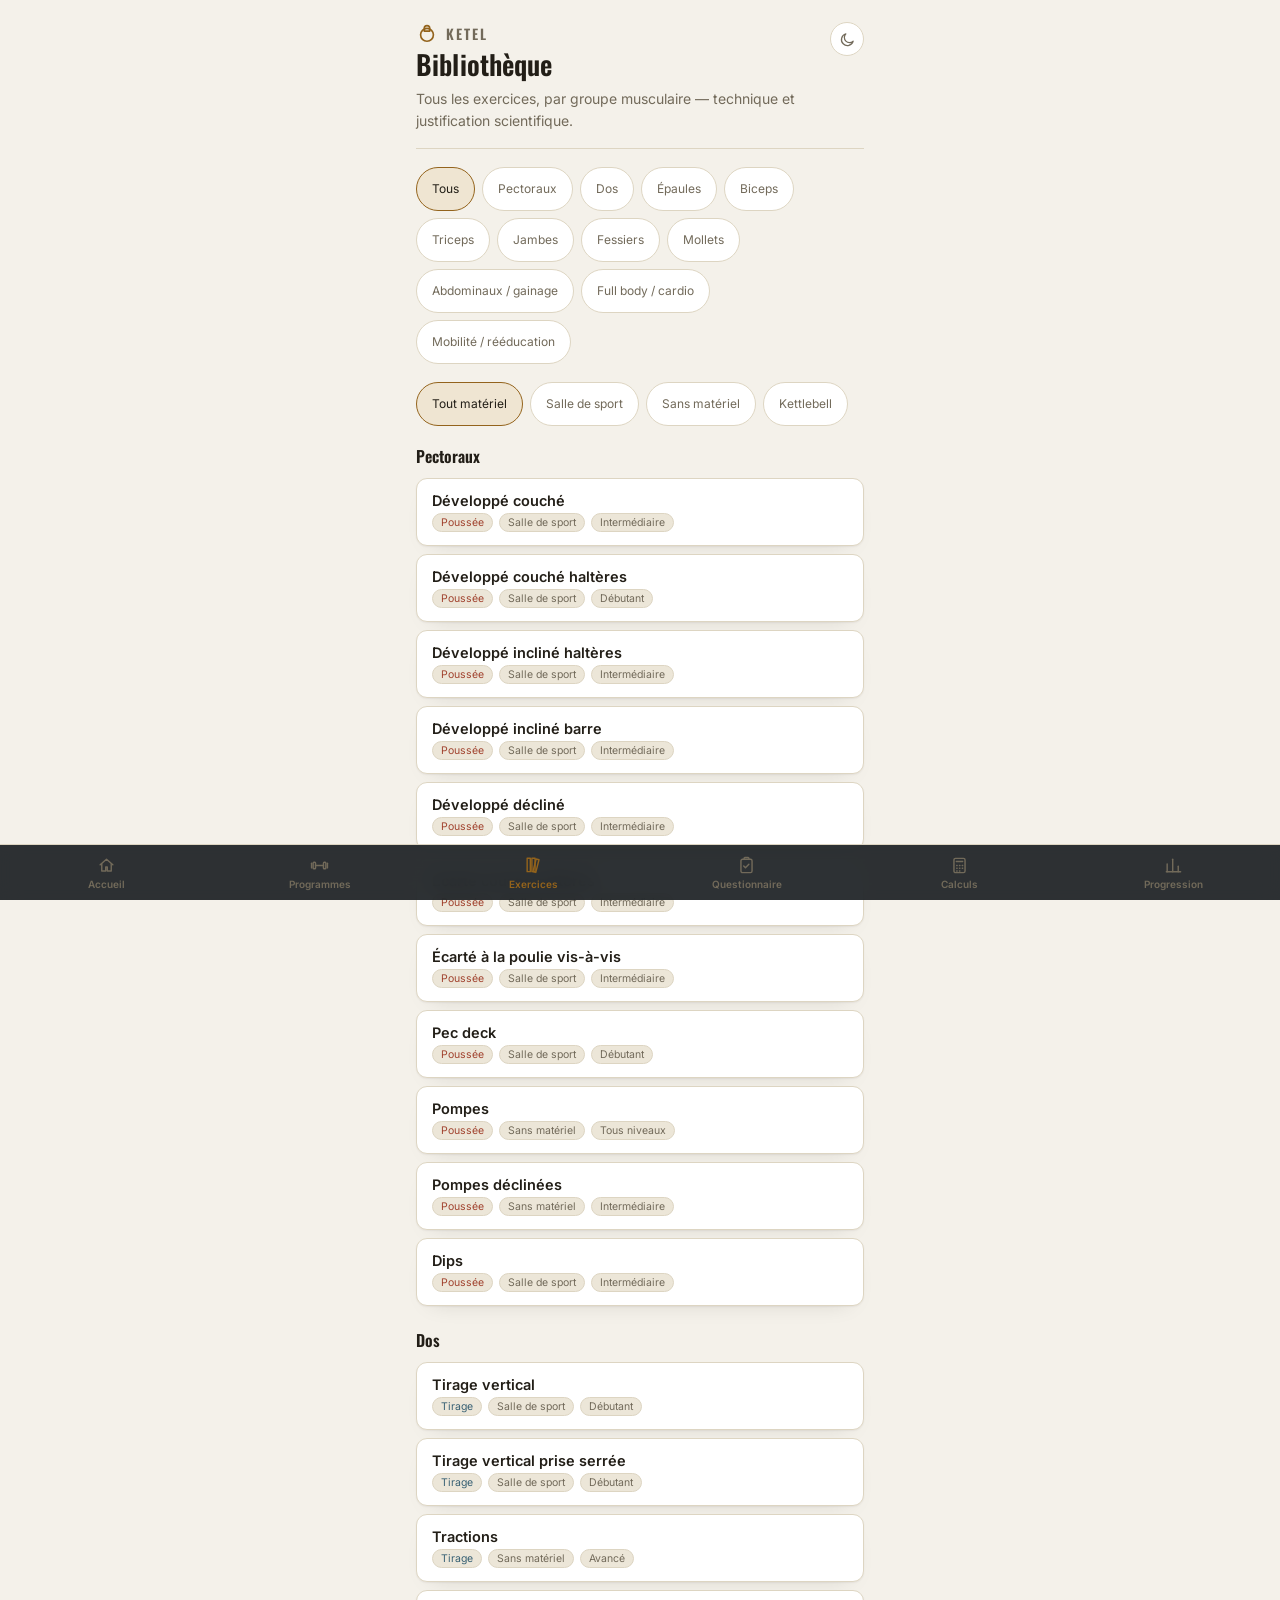
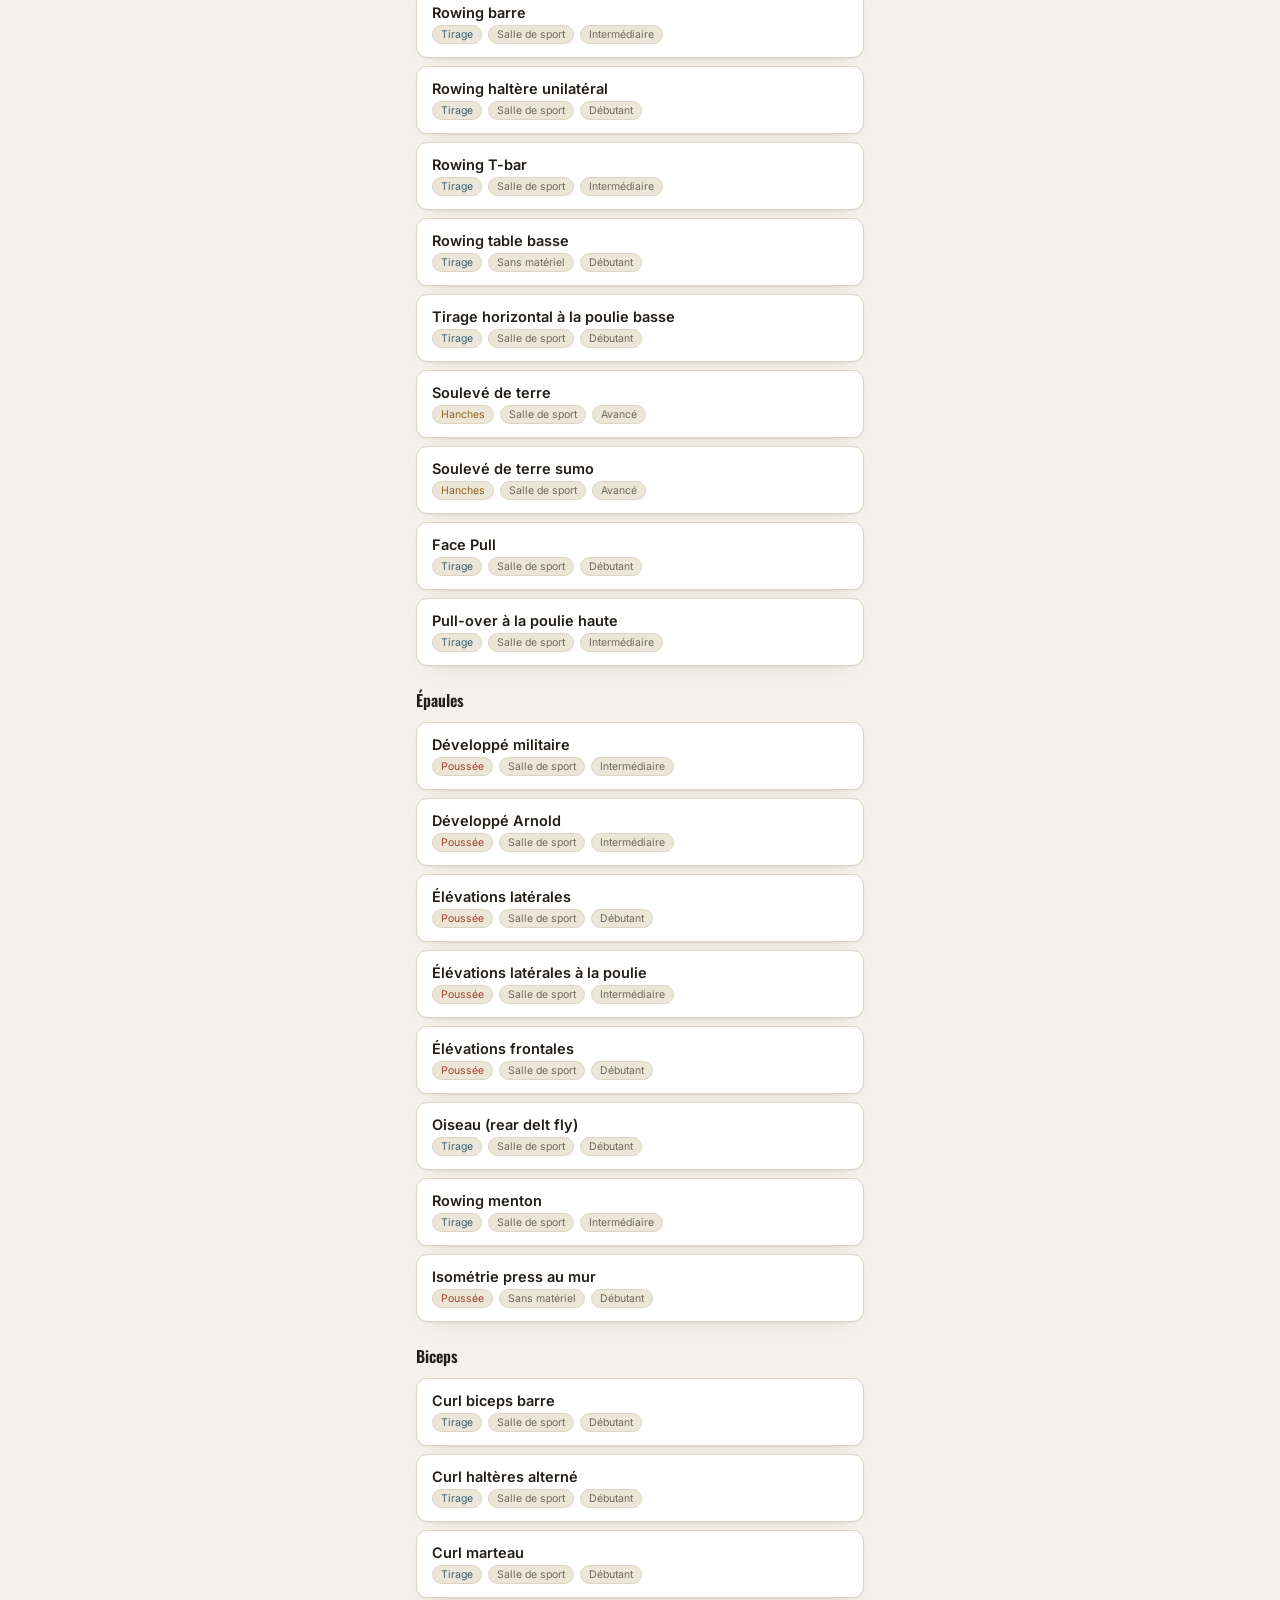
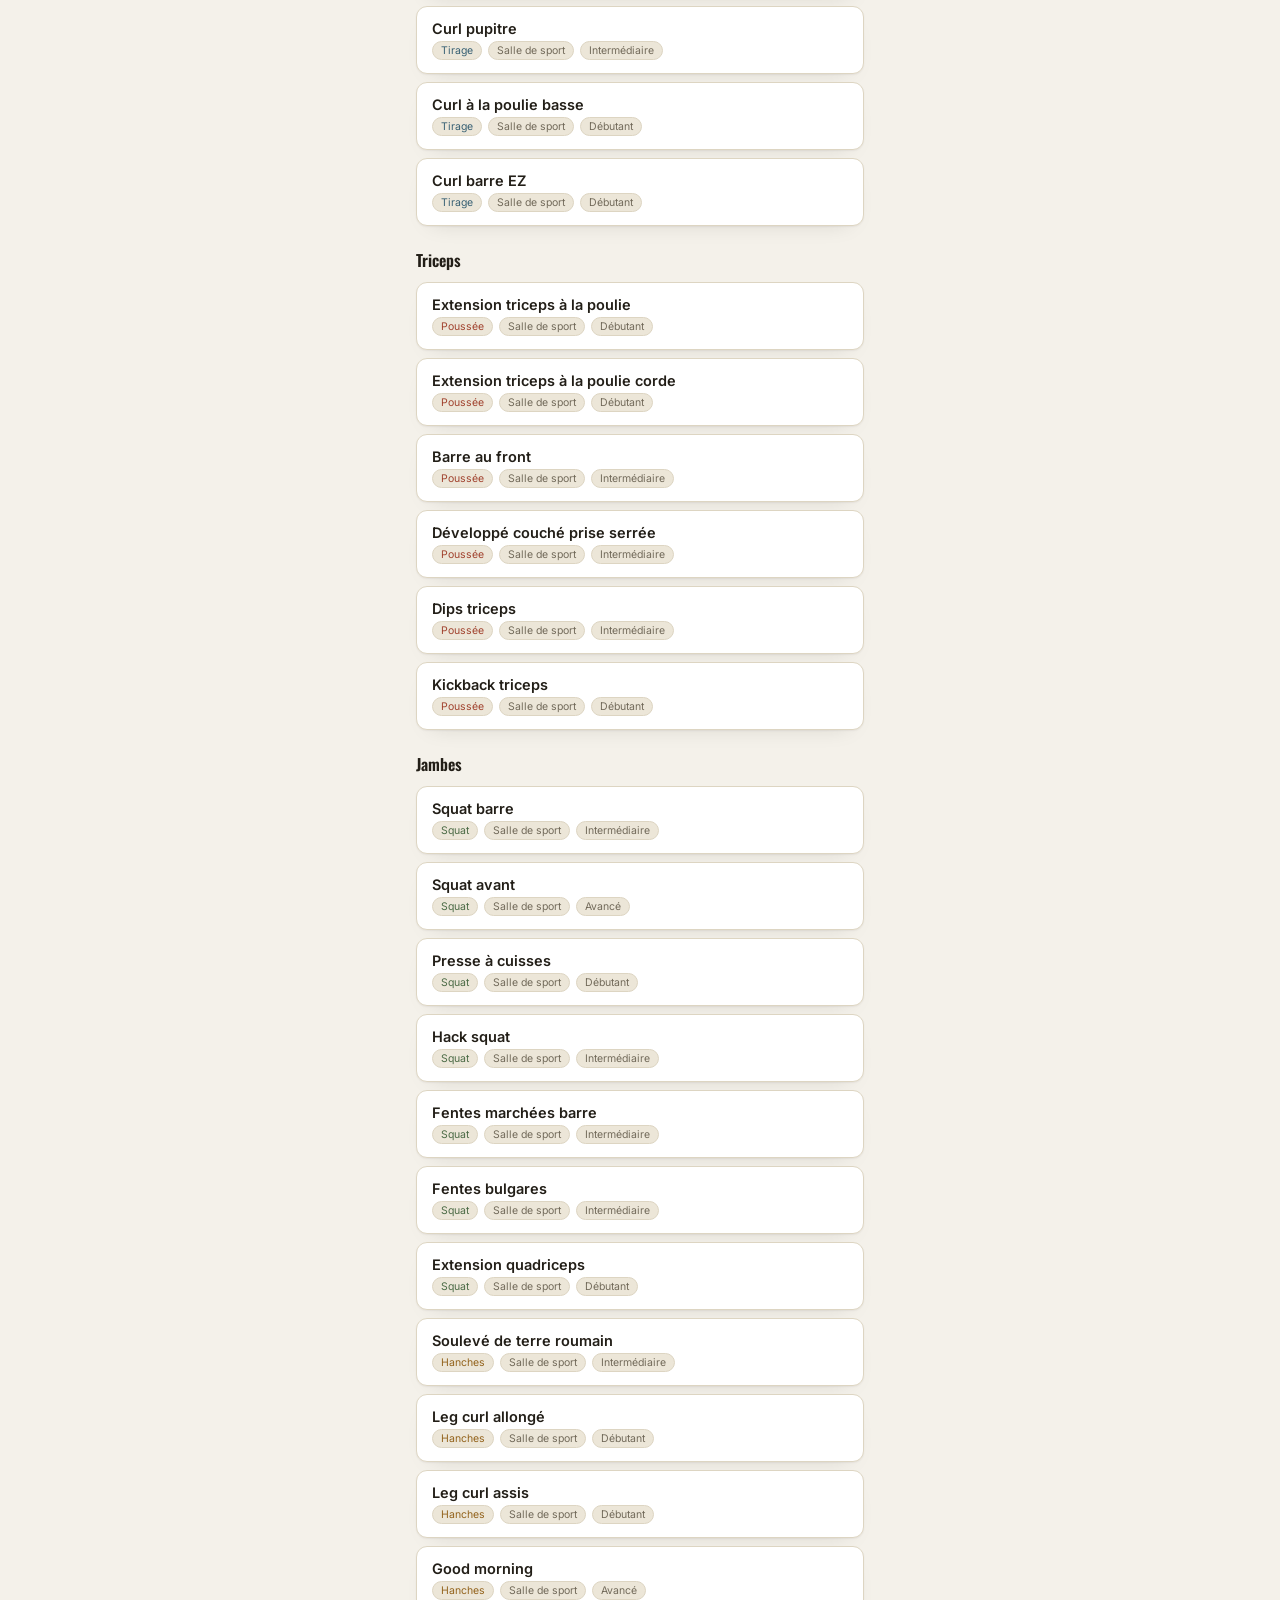
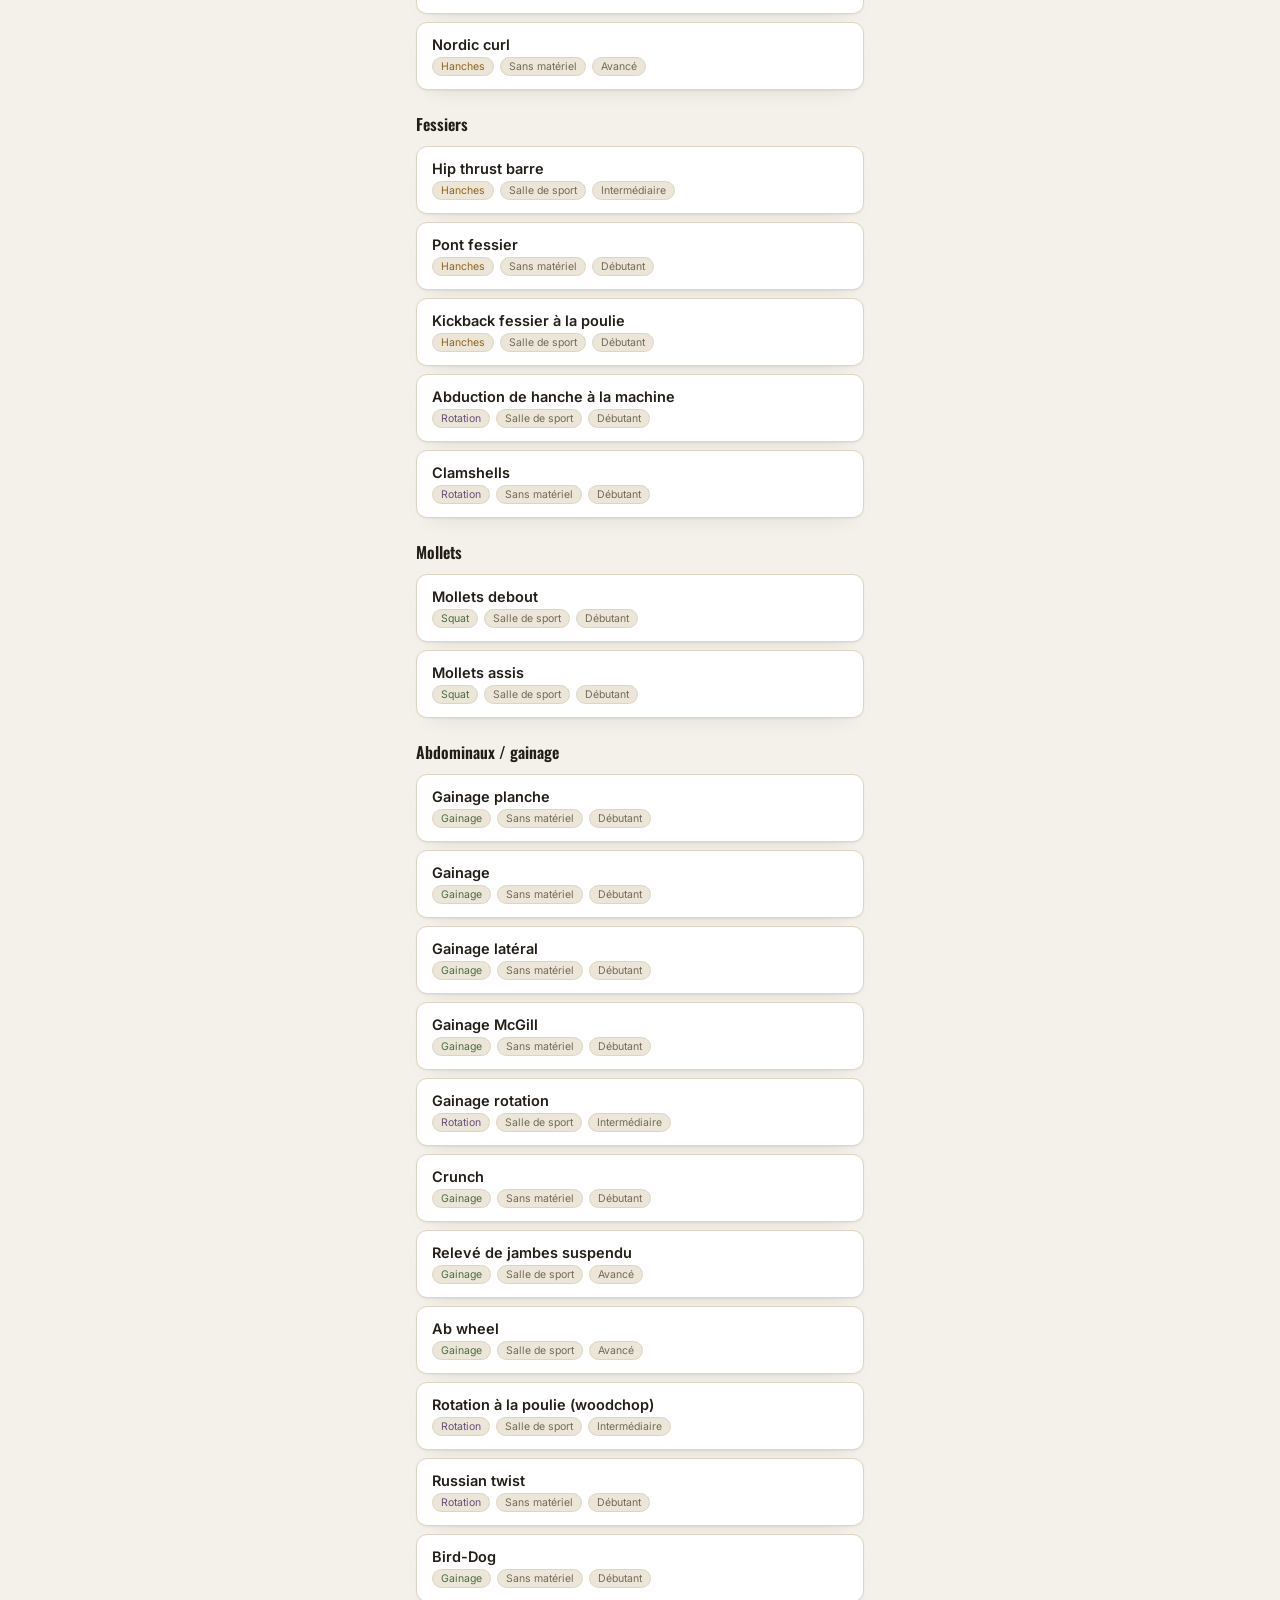
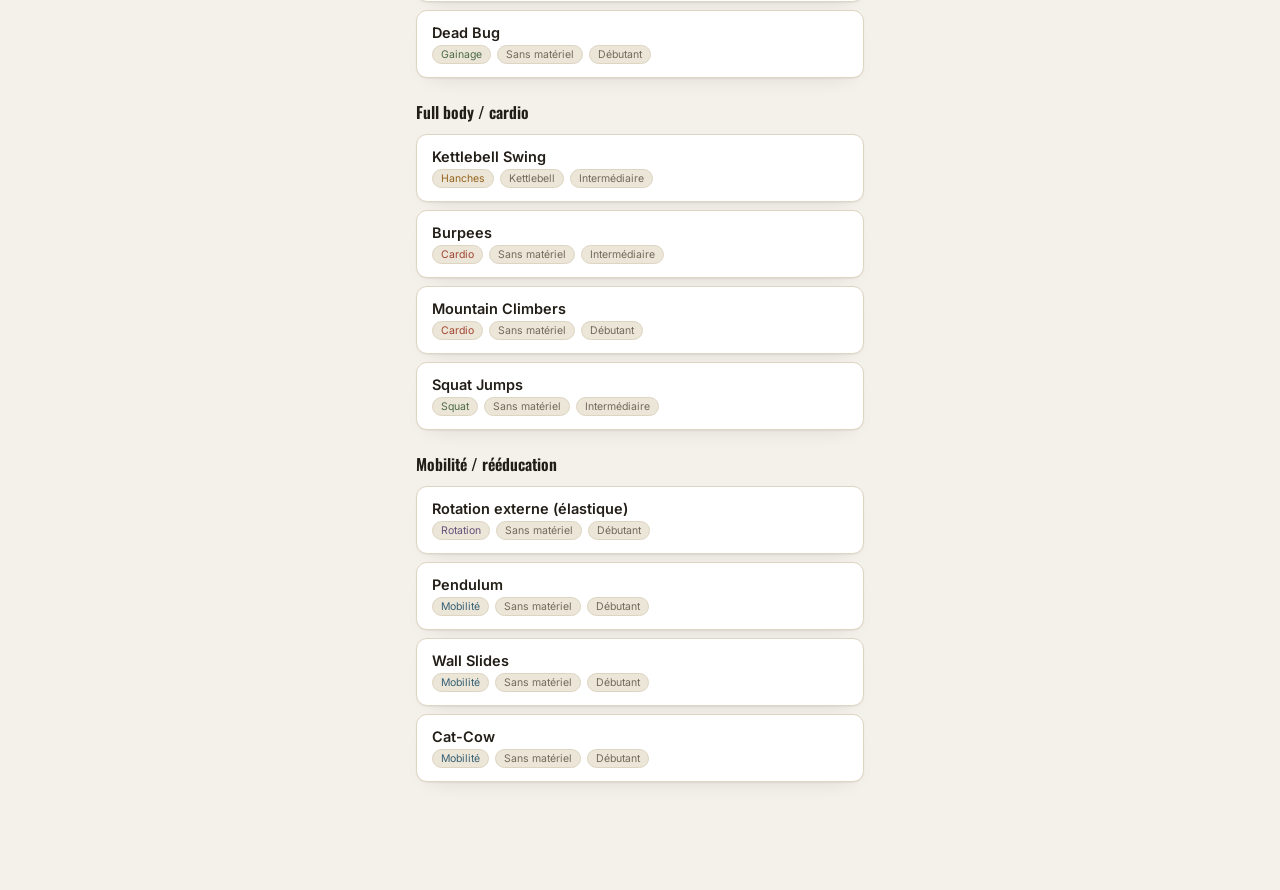
<file: bibliotheque.html>
<!DOCTYPE html>
<html lang="fr">
<head>
<meta charset="UTF-8">
<meta name="viewport" content="width=device-width, initial-scale=1.0, viewport-fit=cover">
<script>try{var t=localStorage.getItem("ketel:theme");if(t)document.documentElement.setAttribute("data-theme",t);}catch(e){}</script>
<title>Ketel · Bibliothèque d'exercices</title>
<link rel="preconnect" href="https://fonts.googleapis.com">
<link href="https://fonts.googleapis.com/css2?family=Oswald:wght@500;600;700&family=Inter:wght@400;500;600;700&display=swap" rel="stylesheet">
<link rel="stylesheet" href="css/style.css">
<link rel="manifest" href="manifest.json">
<link rel="icon" type="image/svg+xml" href="icons/icon.svg">
<link rel="apple-touch-icon" href="icons/icon-180.png">
<link rel="icon" type="image/png" sizes="192x192" href="icons/icon-192.png">
<meta name="theme-color" content="#14171a">
</head>
<body>
<div class="wrap">

  <div class="top">
    <div class="brand"><span class="mark" id="brandMark"></span><span>Ketel</span></div>
    <h1>Bibliothèque</h1>
    <p>Tous les exercices, par groupe musculaire — technique et justification scientifique.</p>
  </div>

  <div class="filter-row" id="muscleRow"></div>
  <div class="filter-row" id="equipRow"></div>
  <div id="libList"></div>

</div>

<nav class="bottom-nav" id="bottomNav"></nav>

<script src="js/icons.js"></script>
<script src="data/programs.js"></script>
<script src="data/exercises.js"></script>
<script src="js/store.js"></script>
<script src="js/util.js"></script>
<script src="js/nav.js"></script>
<script src="js/bibliotheque.js"></script>
</body>
</html>
</file>
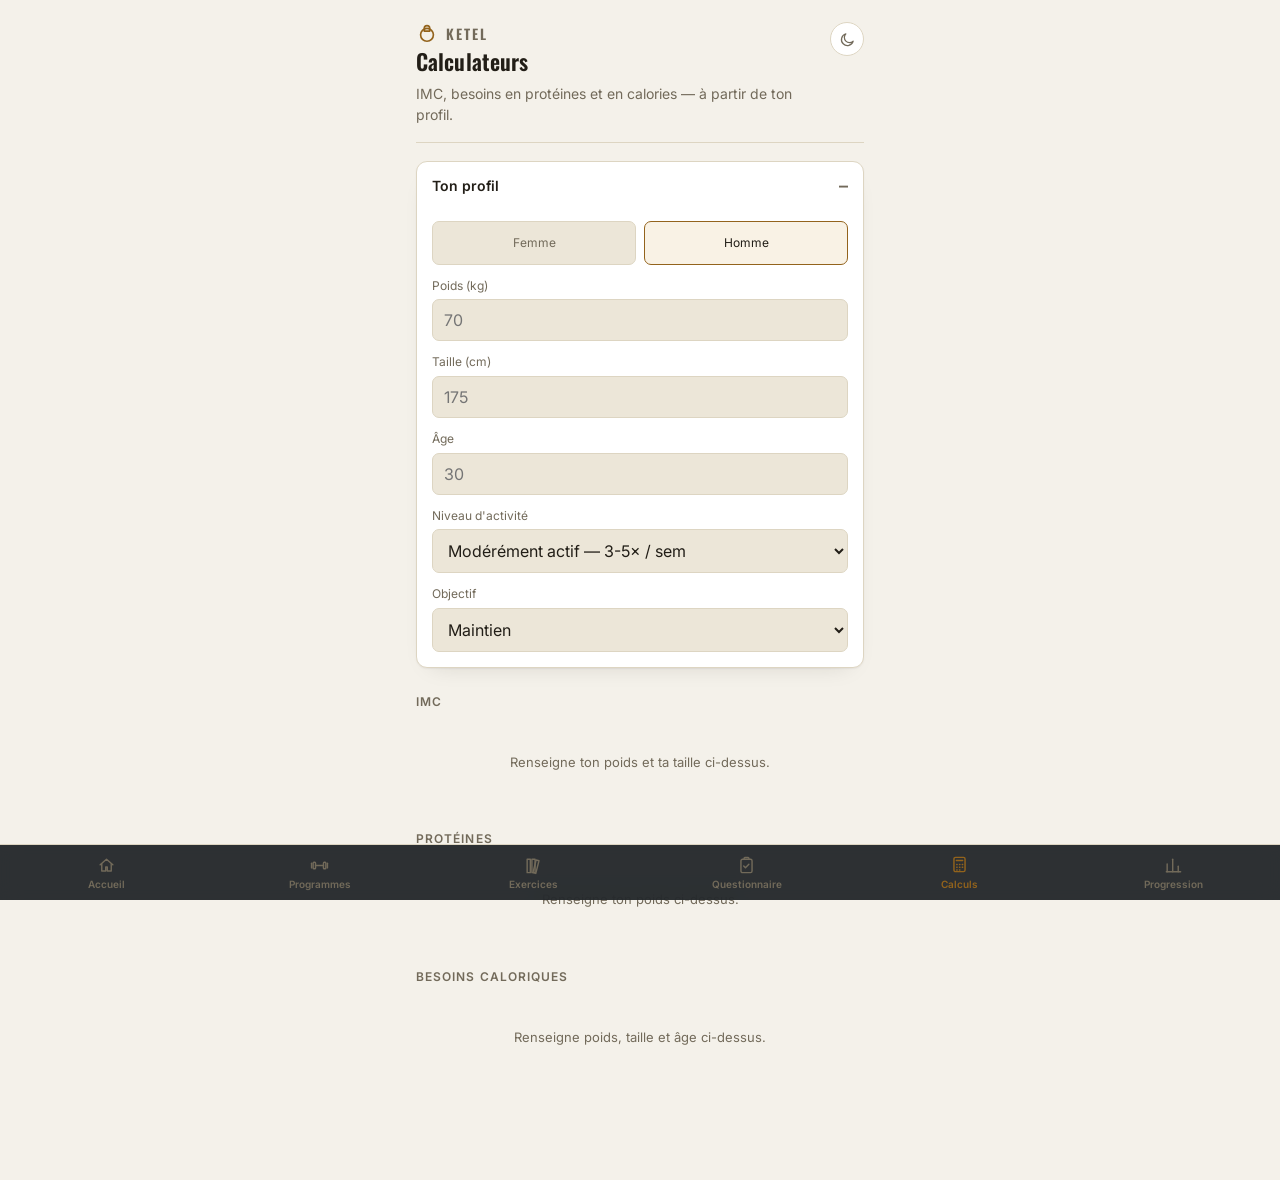
<file: calculateurs.html>
<!DOCTYPE html>
<html lang="fr">
<head>
<meta charset="UTF-8">
<meta name="viewport" content="width=device-width, initial-scale=1.0, viewport-fit=cover">
<script>try{var t=localStorage.getItem("ketel:theme");if(t)document.documentElement.setAttribute("data-theme",t);}catch(e){}</script>
<title>Ketel · Calculateurs</title>
<link rel="preconnect" href="https://fonts.googleapis.com">
<link href="https://fonts.googleapis.com/css2?family=Oswald:wght@500;600;700&family=Inter:wght@400;500;600;700&display=swap" rel="stylesheet">
<link rel="stylesheet" href="css/style.css">
<link rel="manifest" href="manifest.json">
<link rel="icon" type="image/svg+xml" href="icons/icon.svg">
<link rel="apple-touch-icon" href="icons/icon-180.png">
<link rel="icon" type="image/png" sizes="192x192" href="icons/icon-192.png">
<meta name="theme-color" content="#14171a">
</head>
<body>
<div class="wrap">

  <div class="top">
    <div class="brand"><span class="mark" id="brandMark"></span><span>Ketel</span></div>
    <h1 style="font-size:22px;">Calculateurs</h1>
    <p>IMC, besoins en protéines et en calories — à partir de ton profil.</p>
  </div>

  <details open>
    <summary>Ton profil</summary>
    <div class="acc-body">
      <div class="bell-controls" id="genderControls"></div>
      <label for="weightIn">Poids (kg)</label>
      <input type="number" id="weightIn" min="30" max="250" placeholder="70">
      <label for="heightIn">Taille (cm)</label>
      <input type="number" id="heightIn" min="120" max="230" placeholder="175">
      <label for="ageIn">Âge</label>
      <input type="number" id="ageIn" min="12" max="100" placeholder="30">
      <label for="activityIn">Niveau d'activité</label>
      <select id="activityIn">
        <option value="sedentaire">Sédentaire — peu ou pas d'exercice</option>
        <option value="leger">Légèrement actif — 1-3× / sem</option>
        <option value="modere">Modérément actif — 3-5× / sem</option>
        <option value="actif">Très actif — 6-7× / sem</option>
        <option value="tresActif">Extrêmement actif — physique + sport</option>
      </select>
      <label for="goalIn">Objectif</label>
      <select id="goalIn">
        <option value="perte">Perte de poids</option>
        <option value="maintien">Maintien</option>
        <option value="muscle">Prise de muscle</option>
        <option value="endurance">Endurance</option>
      </select>
    </div>
  </details>

  <div class="sec-title">IMC</div>
  <div id="imcResult"></div>

  <div class="sec-title">Protéines</div>
  <div id="proteinResult"></div>

  <div class="sec-title">Besoins caloriques</div>
  <div id="calResult"></div>

</div>

<nav class="bottom-nav" id="bottomNav"></nav>

<script src="js/icons.js"></script>
<script src="data/programs.js"></script>
<script src="js/store.js"></script>
<script src="js/util.js"></script>
<script src="js/nav.js"></script>
<script src="js/calculators.js"></script>
</body>
</html>
</file>
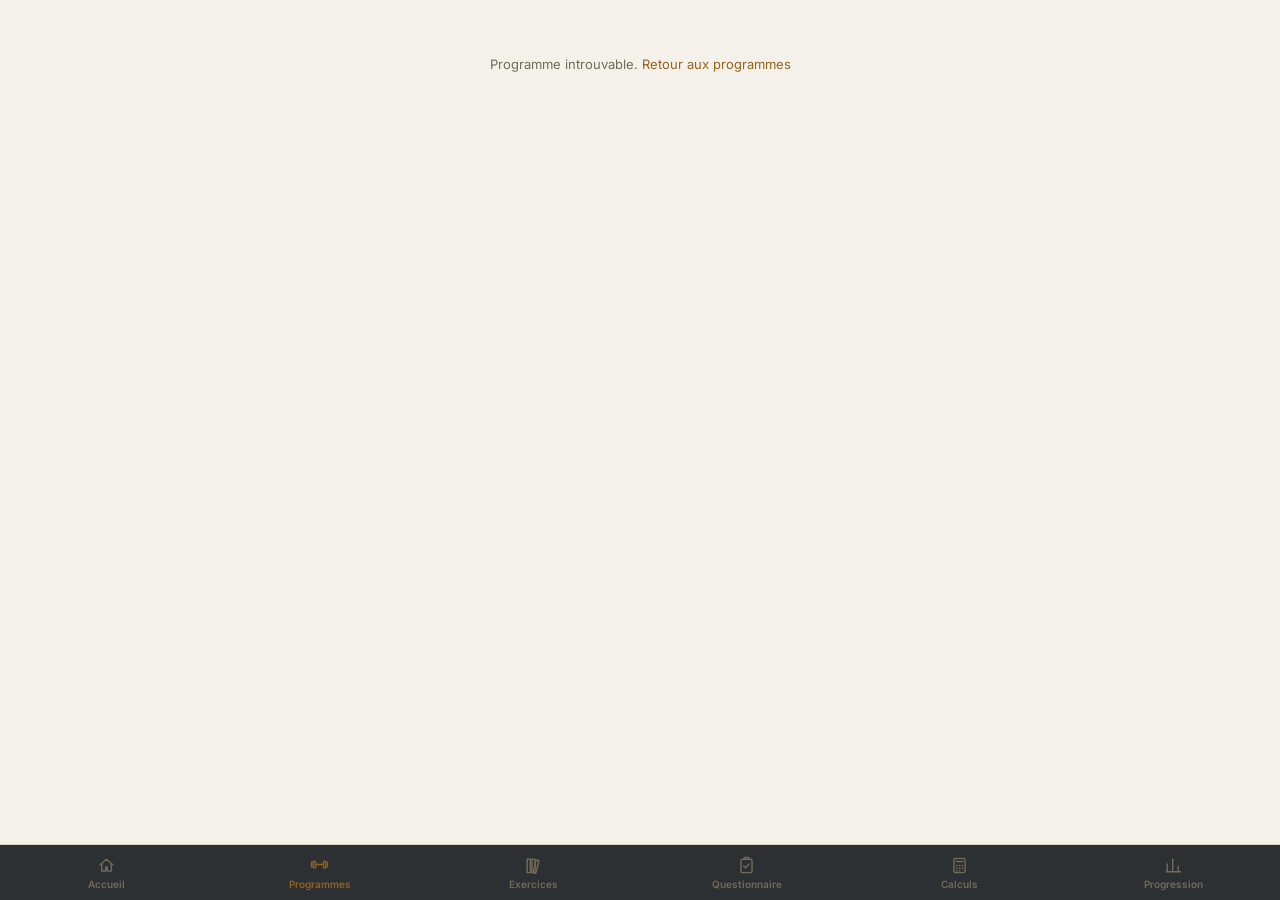
<file: programme.html>
<!DOCTYPE html>
<html lang="fr">
<head>
<meta charset="UTF-8">
<meta name="viewport" content="width=device-width, initial-scale=1.0, viewport-fit=cover">
<script>try{var t=localStorage.getItem("ketel:theme");if(t)document.documentElement.setAttribute("data-theme",t);}catch(e){}</script>
<title>Ketel · Programme</title>
<link rel="preconnect" href="https://fonts.googleapis.com">
<link href="https://fonts.googleapis.com/css2?family=Oswald:wght@500;600;700&family=Inter:wght@400;500;600;700&display=swap" rel="stylesheet">
<link rel="stylesheet" href="css/style.css">
<link rel="manifest" href="manifest.json">
<link rel="icon" type="image/svg+xml" href="icons/icon.svg">
<link rel="apple-touch-icon" href="icons/icon-180.png">
<link rel="icon" type="image/png" sizes="192x192" href="icons/icon-192.png">
<meta name="theme-color" content="#14171a">
</head>
<body>
<div class="wrap">

  <div class="top">
    <div class="brand"><span class="mark" id="brandMark"></span><span>Ketel</span></div>
    <div class="kicker" id="progCat"></div>
    <h1 id="progTitle"></h1>
    <p id="progDesc"></p>
    <div class="stat-row" id="progStats"></div>
  </div>

  <div id="bellPickerWrap"></div>

  <div class="sec-title">Séances</div>
  <div id="sessionList"></div>

</div>

<nav class="bottom-nav" id="bottomNav"></nav>

<script src="js/icons.js"></script>
<script src="js/figures.js"></script>
<script src="data/programs.js"></script>
<script src="data/exercises.js"></script>
<script src="js/store.js"></script>
<script src="js/util.js"></script>
<script src="js/nav.js"></script>
<script src="js/programme.js"></script>
</body>
</html>
</file>
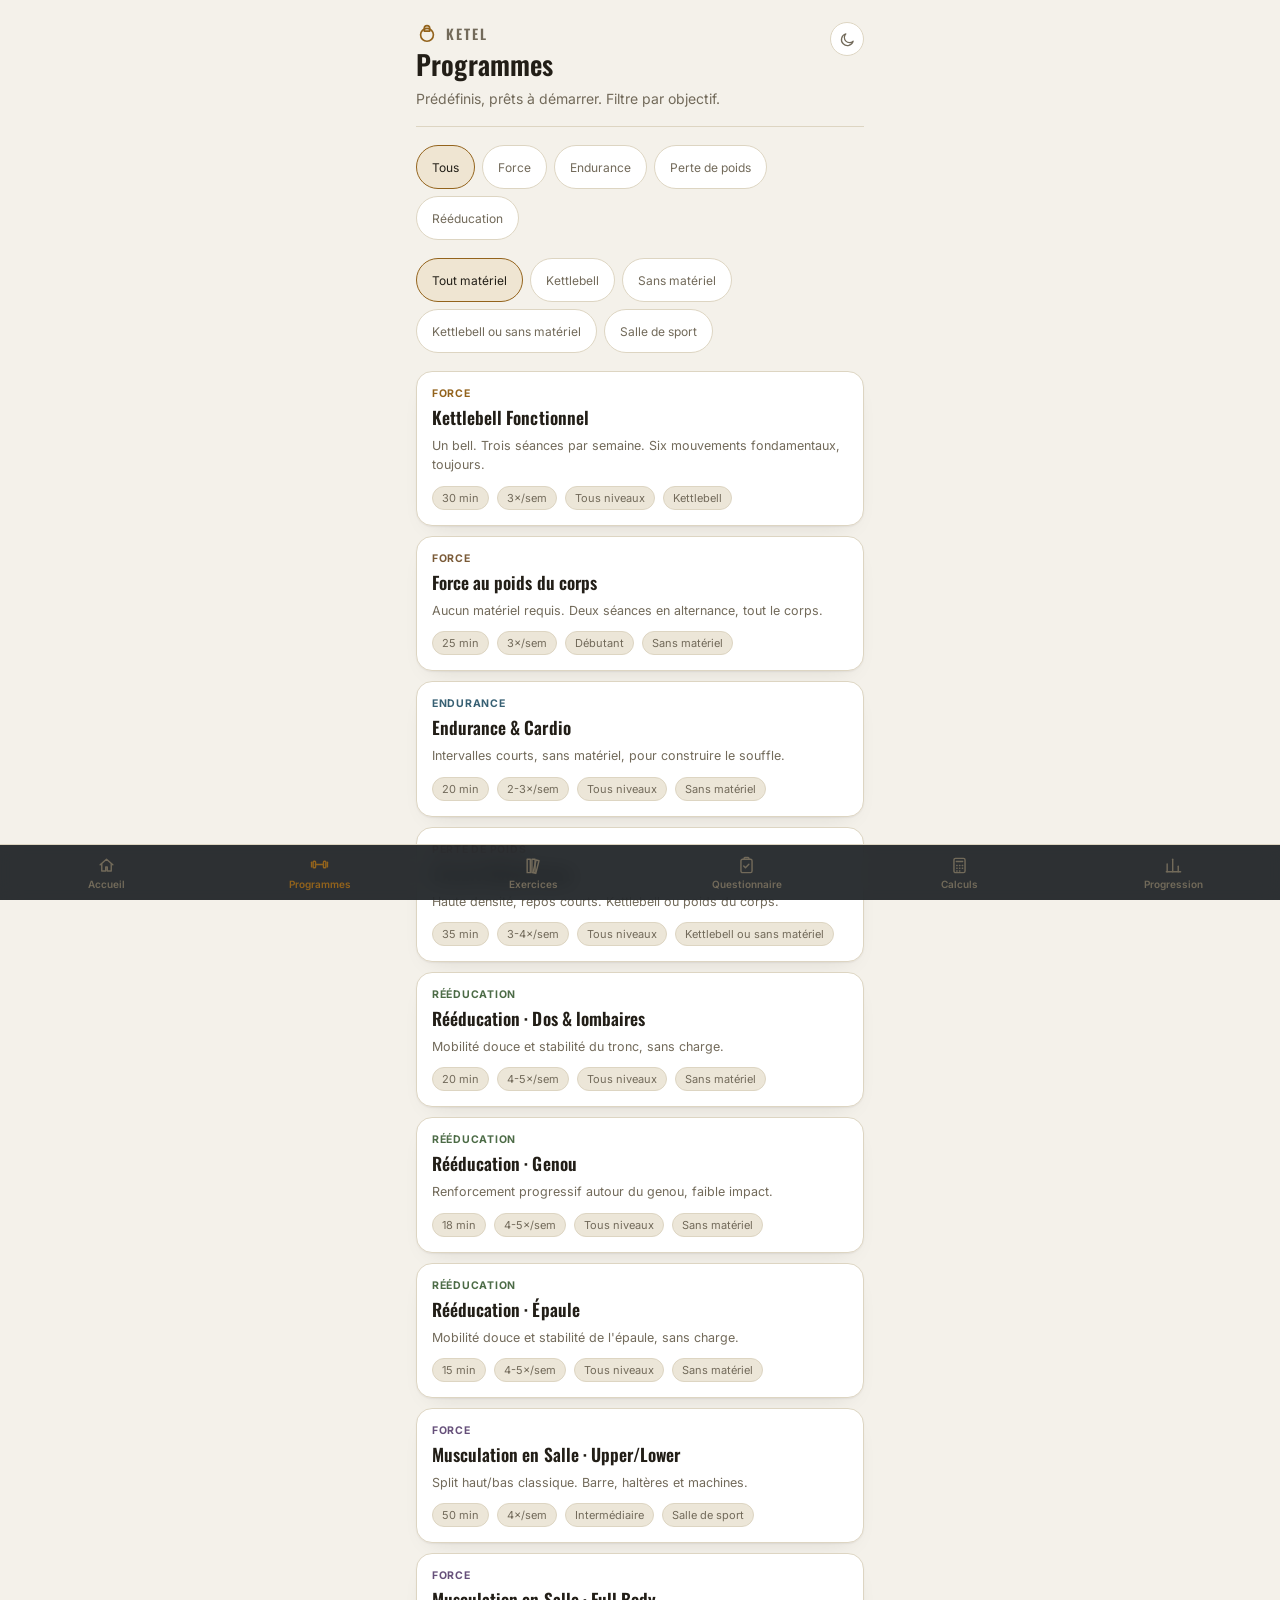
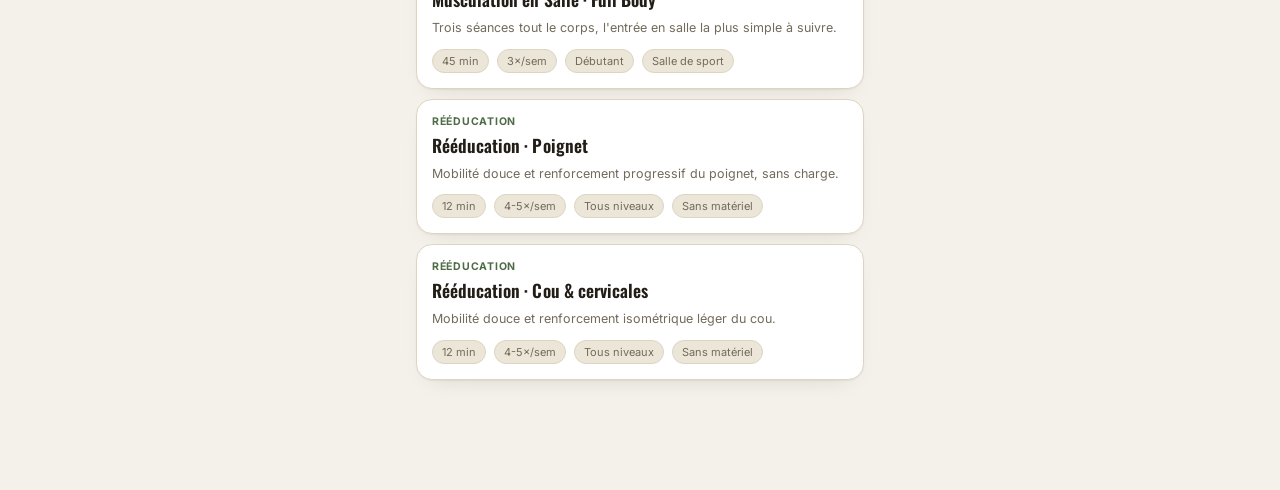
<file: programmes.html>
<!DOCTYPE html>
<html lang="fr">
<head>
<meta charset="UTF-8">
<meta name="viewport" content="width=device-width, initial-scale=1.0, viewport-fit=cover">
<script>try{var t=localStorage.getItem("ketel:theme");if(t)document.documentElement.setAttribute("data-theme",t);}catch(e){}</script>
<title>Ketel · Programmes</title>
<link rel="preconnect" href="https://fonts.googleapis.com">
<link href="https://fonts.googleapis.com/css2?family=Oswald:wght@500;600;700&family=Inter:wght@400;500;600;700&display=swap" rel="stylesheet">
<link rel="stylesheet" href="css/style.css">
<link rel="manifest" href="manifest.json">
<link rel="icon" type="image/svg+xml" href="icons/icon.svg">
<link rel="apple-touch-icon" href="icons/icon-180.png">
<link rel="icon" type="image/png" sizes="192x192" href="icons/icon-192.png">
<meta name="theme-color" content="#14171a">
</head>
<body>
<div class="wrap">

  <div class="top">
    <div class="brand"><span class="mark" id="brandMark"></span><span>Ketel</span></div>
    <h1>Programmes</h1>
    <p>Prédéfinis, prêts à démarrer. Filtre par objectif.</p>
  </div>

  <div class="filter-row" id="filterRow"></div>
  <div class="filter-row" id="equipmentRow"></div>
  <div id="progList"></div>

</div>

<nav class="bottom-nav" id="bottomNav"></nav>

<script src="js/icons.js"></script>
<script src="data/programs.js"></script>
<script src="js/store.js"></script>
<script src="js/util.js"></script>
<script src="js/nav.js"></script>
<script src="js/programmes.js"></script>
</body>
</html>
</file>
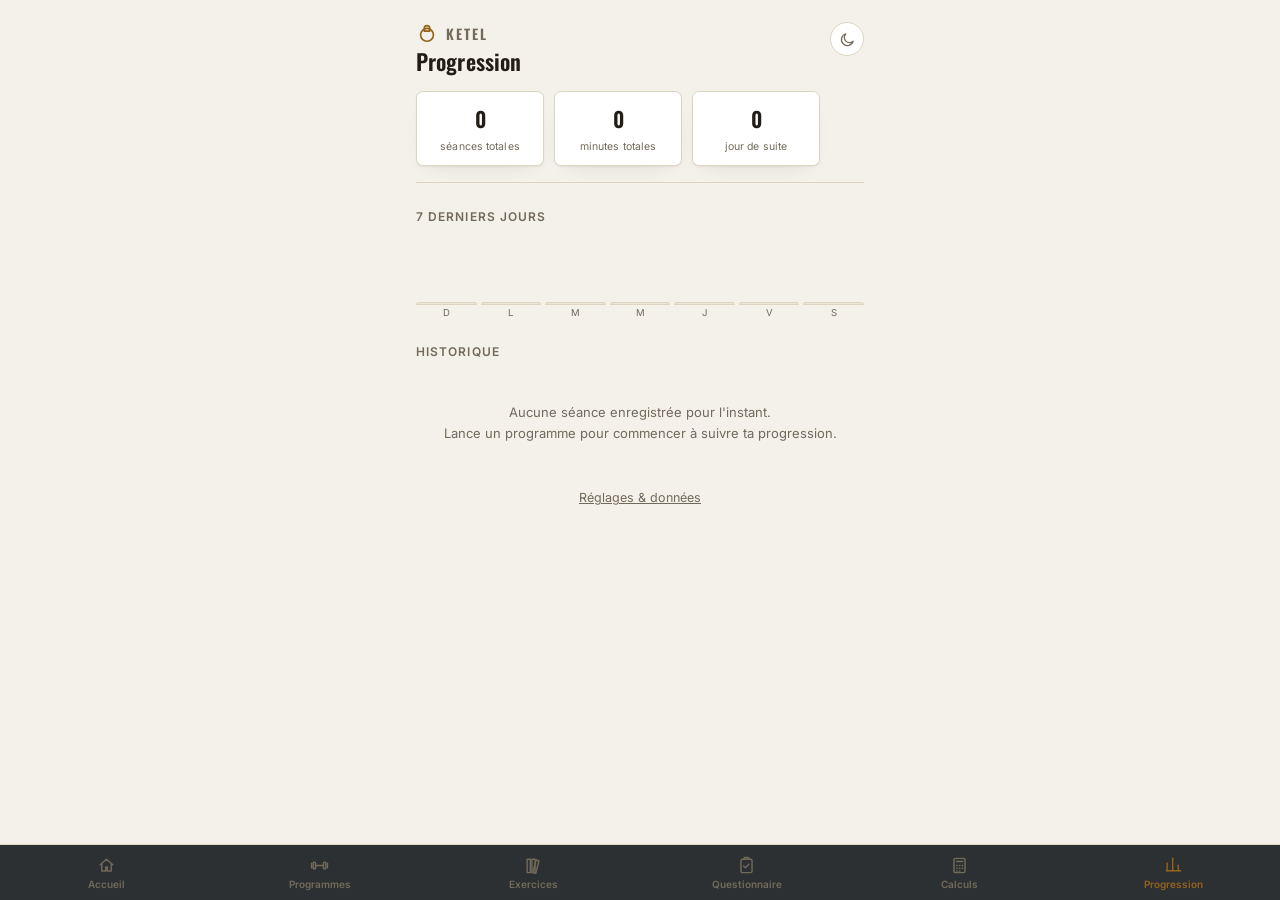
<file: progression.html>
<!DOCTYPE html>
<html lang="fr">
<head>
<meta charset="UTF-8">
<meta name="viewport" content="width=device-width, initial-scale=1.0, viewport-fit=cover">
<script>try{var t=localStorage.getItem("ketel:theme");if(t)document.documentElement.setAttribute("data-theme",t);}catch(e){}</script>
<title>Ketel · Progression</title>
<link rel="preconnect" href="https://fonts.googleapis.com">
<link href="https://fonts.googleapis.com/css2?family=Oswald:wght@500;600;700&family=Inter:wght@400;500;600;700&display=swap" rel="stylesheet">
<link rel="stylesheet" href="css/style.css">
<link rel="manifest" href="manifest.json">
<link rel="icon" type="image/svg+xml" href="icons/icon.svg">
<link rel="apple-touch-icon" href="icons/icon-180.png">
<link rel="icon" type="image/png" sizes="192x192" href="icons/icon-192.png">
<meta name="theme-color" content="#14171a">
</head>
<body>
<div class="wrap">

  <div class="top">
    <div class="brand"><span class="mark" id="brandMark"></span><span>Ketel</span></div>
    <h1 style="font-size:22px;">Progression</h1>
    <div class="stat-row" id="statRow"></div>
  </div>

  <div class="sec-title">7 derniers jours</div>
  <div id="sparkWrap"></div>

  <div class="sec-title">Historique</div>
  <div id="histList"></div>

  <a href="settings.html" class="reset-link" style="display:block;">Réglages &amp; données</a>

</div>

<nav class="bottom-nav" id="bottomNav"></nav>

<script src="js/icons.js"></script>
<script src="data/programs.js"></script>
<script src="js/store.js"></script>
<script src="js/util.js"></script>
<script src="js/nav.js"></script>
<script src="js/progression.js"></script>
</body>
</html>
</file>
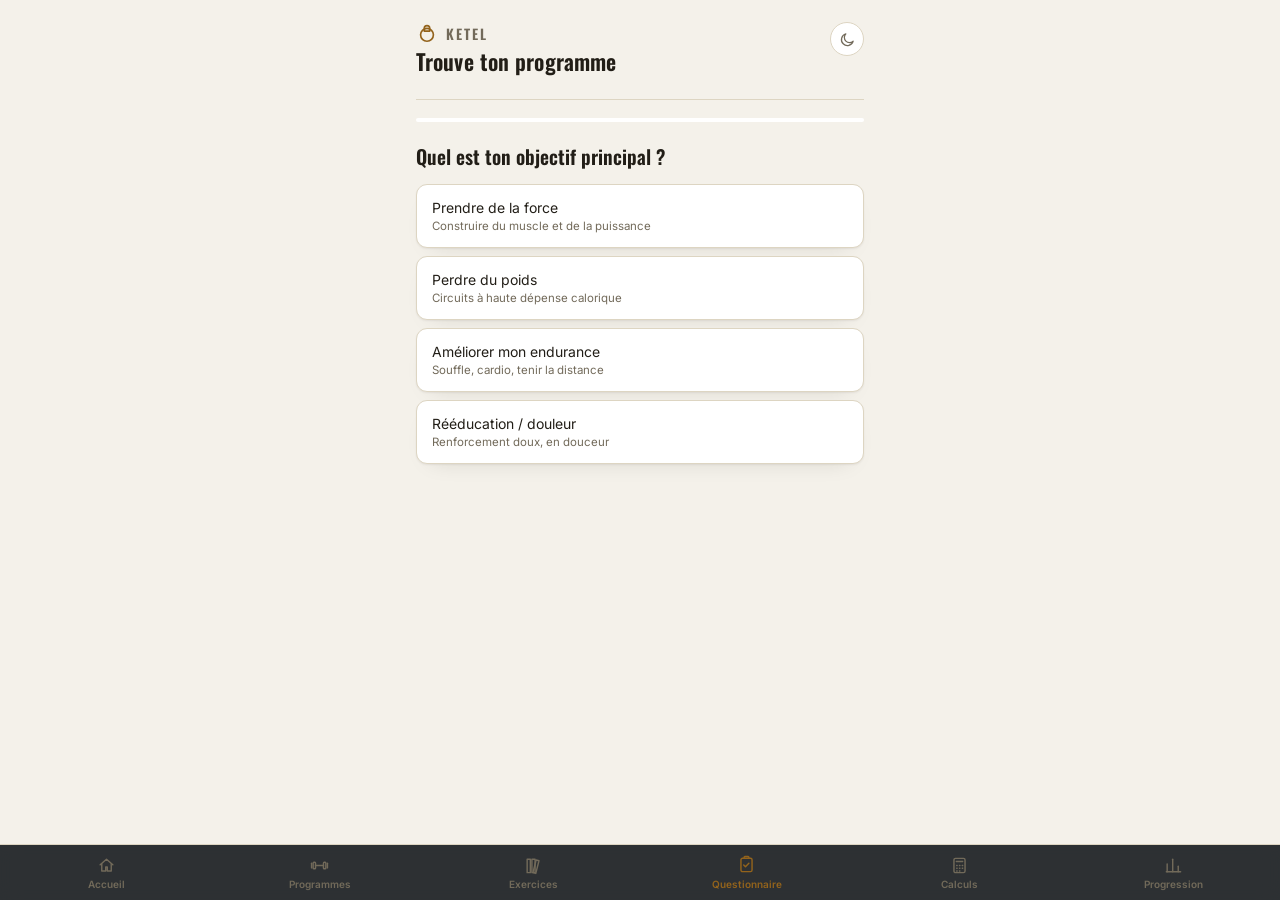
<file: questionnaire.html>
<!DOCTYPE html>
<html lang="fr">
<head>
<meta charset="UTF-8">
<meta name="viewport" content="width=device-width, initial-scale=1.0, viewport-fit=cover">
<script>try{var t=localStorage.getItem("ketel:theme");if(t)document.documentElement.setAttribute("data-theme",t);}catch(e){}</script>
<title>Ketel · Questionnaire</title>
<link rel="preconnect" href="https://fonts.googleapis.com">
<link href="https://fonts.googleapis.com/css2?family=Oswald:wght@500;600;700&family=Inter:wght@400;500;600;700&display=swap" rel="stylesheet">
<link rel="stylesheet" href="css/style.css">
<link rel="manifest" href="manifest.json">
<link rel="icon" type="image/svg+xml" href="icons/icon.svg">
<link rel="apple-touch-icon" href="icons/icon-180.png">
<link rel="icon" type="image/png" sizes="192x192" href="icons/icon-192.png">
<meta name="theme-color" content="#14171a">
</head>
<body>
<div class="wrap">

  <div class="top">
    <div class="brand"><span class="mark" id="brandMark"></span><span>Ketel</span></div>
    <h1 style="font-size:22px;">Trouve ton programme</h1>
  </div>

  <div id="quizRoot"></div>

</div>

<nav class="bottom-nav" id="bottomNav"></nav>

<script src="js/icons.js"></script>
<script src="data/programs.js"></script>
<script src="js/store.js"></script>
<script src="js/util.js"></script>
<script src="js/nav.js"></script>
<script src="js/quiz.js"></script>
</body>
</html>
</file>
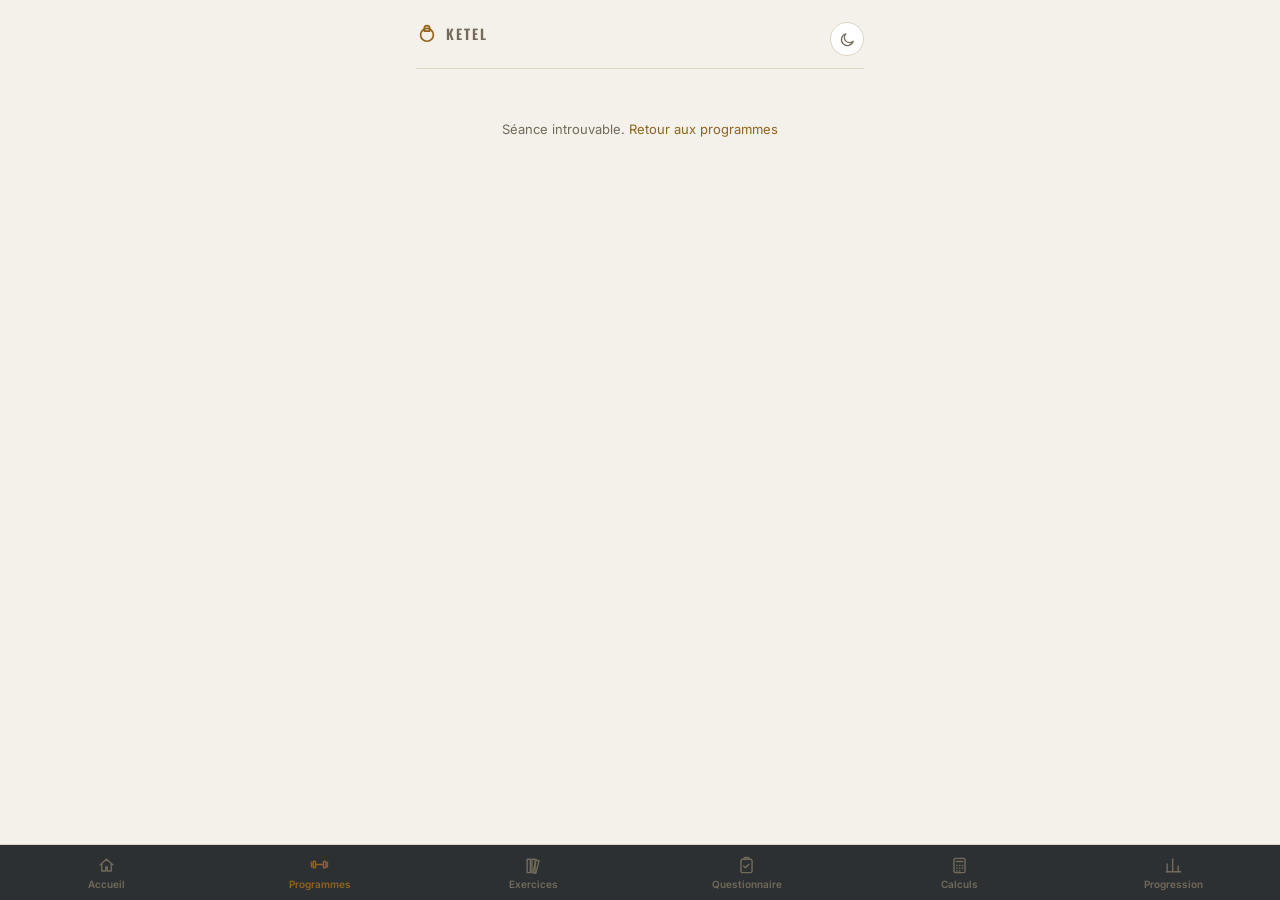
<file: seance.html>
<!DOCTYPE html>
<html lang="fr">
<head>
<meta charset="UTF-8">
<meta name="viewport" content="width=device-width, initial-scale=1.0, viewport-fit=cover">
<script>try{var t=localStorage.getItem("ketel:theme");if(t)document.documentElement.setAttribute("data-theme",t);}catch(e){}</script>
<title>Ketel · Séance</title>
<link rel="preconnect" href="https://fonts.googleapis.com">
<link href="https://fonts.googleapis.com/css2?family=Oswald:wght@500;600;700&family=Inter:wght@400;500;600;700&display=swap" rel="stylesheet">
<link rel="stylesheet" href="css/style.css">
<link rel="manifest" href="manifest.json">
<link rel="icon" type="image/svg+xml" href="icons/icon.svg">
<link rel="apple-touch-icon" href="icons/icon-180.png">
<link rel="icon" type="image/png" sizes="192x192" href="icons/icon-192.png">
<meta name="theme-color" content="#14171a">
</head>
<body>
<div class="wrap">

  <div class="top">
    <div class="brand"><span class="mark" id="brandMark"></span><span>Ketel</span></div>
    <div class="kicker" id="progName"></div>
    <h1 id="sessionName" style="font-size:20px;"></h1>
  </div>

  <div id="runnerRoot"></div>

</div>

<nav class="bottom-nav" id="bottomNav"></nav>

<script src="js/icons.js"></script>
<script src="js/figures.js"></script>
<script src="data/programs.js"></script>
<script src="js/store.js"></script>
<script src="js/util.js"></script>
<script src="js/nav.js"></script>
<script src="js/seance.js"></script>
</body>
</html>
</file>
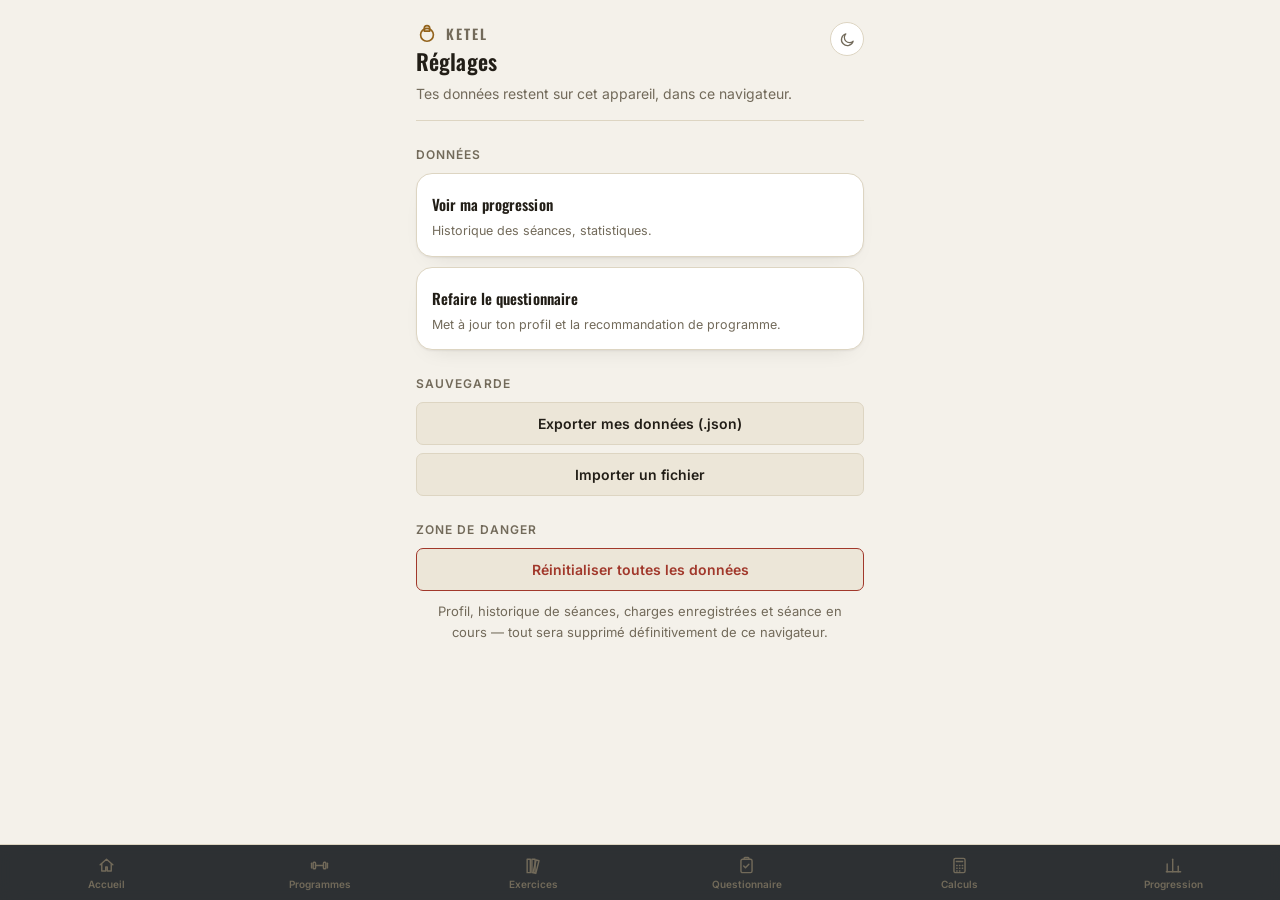
<file: settings.html>
<!DOCTYPE html>
<html lang="fr">
<head>
<meta charset="UTF-8">
<meta name="viewport" content="width=device-width, initial-scale=1.0, viewport-fit=cover">
<script>try{var t=localStorage.getItem("ketel:theme");if(t)document.documentElement.setAttribute("data-theme",t);}catch(e){}</script>
<title>Ketel · Réglages</title>
<link rel="preconnect" href="https://fonts.googleapis.com">
<link href="https://fonts.googleapis.com/css2?family=Oswald:wght@500;600;700&family=Inter:wght@400;500;600;700&display=swap" rel="stylesheet">
<link rel="stylesheet" href="css/style.css">
<link rel="manifest" href="manifest.json">
<link rel="icon" type="image/svg+xml" href="icons/icon.svg">
<link rel="apple-touch-icon" href="icons/icon-180.png">
<link rel="icon" type="image/png" sizes="192x192" href="icons/icon-192.png">
<meta name="theme-color" content="#14171a">
</head>
<body>
<div class="wrap">

  <div class="top">
    <div class="brand"><span class="mark" id="brandMark"></span><span>Ketel</span></div>
    <h1 style="font-size:22px;">Réglages</h1>
    <p>Tes données restent sur cet appareil, dans ce navigateur.</p>
  </div>

  <div class="sec-title">Données</div>
  <a href="progression.html" class="prog-card">
    <div class="prog-title" style="font-size:15px;">Voir ma progression</div>
    <div class="prog-desc">Historique des séances, statistiques.</div>
  </a>
  <a href="questionnaire.html" class="prog-card">
    <div class="prog-title" style="font-size:15px;">Refaire le questionnaire</div>
    <div class="prog-desc">Met à jour ton profil et la recommandation de programme.</div>
  </a>

  <div class="sec-title">Sauvegarde</div>
  <button type="button" class="btn" id="btnExport" style="margin-bottom:8px;">Exporter mes données (.json)</button>
  <button type="button" class="btn" id="btnImportTrigger">Importer un fichier</button>
  <input type="file" id="fileImport" accept="application/json" hidden>
  <div id="importMsg" class="empty-note" style="display:none;padding:10px 0;"></div>

  <div class="sec-title">Zone de danger</div>
  <button type="button" class="btn" id="btnReset" style="border-color:var(--danger);color:var(--danger);">Réinitialiser toutes les données</button>
  <div class="empty-note" style="padding-top:10px;">Profil, historique de séances, charges enregistrées et séance en cours — tout sera supprimé définitivement de ce navigateur.</div>

</div>

<nav class="bottom-nav" id="bottomNav"></nav>

<script src="js/icons.js"></script>
<script src="data/programs.js"></script>
<script src="js/store.js"></script>
<script src="js/util.js"></script>
<script src="js/nav.js"></script>
<script src="js/settings.js"></script>
</body>
</html>
</file>
<file: css/style.css>
:root{
  --bg:#14171a;
  --surface:#1c2023;
  --surface-hi:#262b2f;
  --line:#33393e;
  --chalk:#eceeec;
  --chalk-dim:#9aa3a8;
  --brass:#c9922f;
  --sage:#6f8a68;
  --rust:#b8523f;
  --steel:#4d7f8c;
  --leather:#93704a;
  --plum:#7d6390;
  --danger:#c14b3d;
  --on-accent:#14171a;

  --radius-sm:7px;
  --radius-md:11px;
  --radius-lg:16px;
  --radius-pill:999px;
  --shadow-card:0 1px 2px rgba(0,0,0,.35), 0 10px 26px -16px rgba(0,0,0,.65);
  --shadow-card-hi:0 2px 4px rgba(0,0,0,.4), 0 16px 32px -14px rgba(0,0,0,.7);
  --ease:cubic-bezier(.2,.8,.2,1);
}
/* Light theme: dark is the default identity, light follows system
   preference unless the user explicitly toggles (data-theme). */
@media (prefers-color-scheme: light){
  :root:not([data-theme="dark"]){
    --bg:#f4f1ea;
    --surface:#ffffff;
    --surface-hi:#ece6d8;
    --line:#ddd5c2;
    --chalk:#221e17;
    --chalk-dim:#726a5a;
    --brass:#93631c;
    --sage:#4c6b46;
    --rust:#a1432f;
    --steel:#376073;
    --leather:#7a5a37;
    --plum:#66507a;
    --danger:#a1382b;
    --shadow-card:0 1px 2px rgba(30,25,15,.06), 0 10px 24px -16px rgba(30,25,15,.18);
    --shadow-card-hi:0 2px 4px rgba(30,25,15,.08), 0 16px 30px -14px rgba(30,25,15,.22);
  }
}
:root[data-theme="light"]{
  --bg:#f4f1ea;
  --surface:#ffffff;
  --surface-hi:#ece6d8;
  --line:#ddd5c2;
  --chalk:#221e17;
  --chalk-dim:#726a5a;
  --brass:#93631c;
  --sage:#4c6b46;
  --rust:#a1432f;
  --steel:#376073;
  --leather:#7a5a37;
  --plum:#66507a;
  --danger:#a1382b;
  --shadow-card:0 1px 2px rgba(30,25,15,.06), 0 10px 24px -16px rgba(30,25,15,.18);
  --shadow-card-hi:0 2px 4px rgba(30,25,15,.08), 0 16px 30px -14px rgba(30,25,15,.22);
}
*{box-sizing:border-box;}
html,body{margin:0;padding:0;background:var(--bg);color:var(--chalk);
  font-family:'Inter',system-ui,sans-serif;-webkit-font-smoothing:antialiased;-webkit-tap-highlight-color:transparent;}
h1,h2,h3,.display{font-family:'Oswald',sans-serif;}
a{color:inherit;text-decoration:none;}
b,strong,.tnum{font-variant-numeric:tabular-nums;}
::selection{background:var(--brass);color:var(--on-accent);}
.wrap{max-width:480px;margin:0 auto;padding:22px 16px calc(100px + env(safe-area-inset-bottom,0px));
  animation:rise .4s var(--ease) both;}
@keyframes rise{from{opacity:0;transform:translateY(6px);} to{opacity:1;transform:translateY(0);}}
@media (prefers-reduced-motion:reduce){ .wrap{animation:none;} }

/* header */
.top{position:relative;padding-bottom:16px;padding-right:44px;border-bottom:1px solid var(--line);margin-bottom:18px;}
.theme-toggle{position:absolute;top:0;right:0;width:34px;height:34px;border-radius:50%;border:1px solid var(--line);
  background:var(--surface);color:var(--chalk-dim);display:flex;align-items:center;justify-content:center;cursor:pointer;
  appearance:none;-webkit-appearance:none;font-family:inherit;
  transition:border-color .15s var(--ease), color .15s var(--ease), transform .15s var(--ease);}
.theme-toggle svg{width:17px;height:17px;}
.theme-toggle:active{transform:scale(.9);}
@media (hover:hover){ .theme-toggle:hover{border-color:var(--brass);color:var(--brass);} }
.top .kicker{font-size:12px;letter-spacing:.09em;color:var(--brass);text-transform:uppercase;font-weight:600;}
.top h1{font-size:27px;line-height:1.16;margin:5px 0 8px;font-weight:600;letter-spacing:.005em;}
.top p{font-size:14px;color:var(--chalk-dim);margin:0;line-height:1.55;}
.brand{display:flex;align-items:center;gap:8px;margin-bottom:4px;}
.brand .mark{width:22px;height:22px;flex:0 0 auto;color:var(--brass);}
.brand span{font-family:'Oswald';font-size:14px;font-weight:600;letter-spacing:.14em;text-transform:uppercase;color:var(--chalk-dim);}

.stat-row{display:flex;gap:10px;margin-top:16px;}
.stat{flex:1;background:var(--surface);border:1px solid var(--line);border-radius:var(--radius-sm);padding:11px 8px;text-align:center;
  box-shadow:var(--shadow-card);}
.stat b{display:block;font-family:'Oswald';font-size:21px;font-weight:600;}
.stat span{font-size:10.5px;color:var(--chalk-dim);letter-spacing:.01em;}

/* section titles */
.sec-title{font-size:12px;letter-spacing:.09em;text-transform:uppercase;color:var(--chalk-dim);font-weight:600;margin:26px 0 11px;}
.sec-title:first-child{margin-top:0;}

/* accordion */
details{background:var(--surface);border:1px solid var(--line);border-radius:var(--radius-md);margin-bottom:10px;overflow:hidden;
  box-shadow:var(--shadow-card);}
summary{padding:13px 15px;font-size:14px;font-weight:600;cursor:pointer;list-style:none;display:flex;justify-content:space-between;align-items:center;
  transition:background-color .15s var(--ease);}
summary::-webkit-details-marker{display:none;}
summary::after{content:'+';color:var(--chalk-dim);font-size:18px;transition:transform .2s var(--ease);}
details[open] summary::after{content:'\2013';}
.acc-body{padding:2px 15px 15px;font-size:13px;color:var(--chalk-dim);line-height:1.55;}

.pattern-grid{display:grid;grid-template-columns:1fr 1fr;gap:8px;margin-top:4px;}
.pattern-tag{display:flex;align-items:center;gap:7px;font-size:12px;}
.dot{width:9px;height:9px;border-radius:50%;flex:0 0 auto;}
.pattern-tag b{font-size:11px;letter-spacing:.04em;text-transform:uppercase;font-weight:600;color:var(--chalk);}

.grip-card{border-top:1px solid var(--line);padding:10px 0;}
.grip-card:first-child{border-top:none;padding-top:2px;}
.grip-card b{color:var(--chalk);font-size:13px;}

/* bell picker */
.bell-controls{display:flex;gap:8px;margin:10px 0 12px;}
.seg{flex:1;background:var(--surface-hi);border:1px solid var(--line);border-radius:var(--radius-sm);padding:12px 8px;min-height:44px;
  text-align:center;font-size:12px;color:var(--chalk-dim);cursor:pointer;font-family:inherit;appearance:none;-webkit-appearance:none;
  transition:border-color .15s var(--ease), color .15s var(--ease), background-color .15s var(--ease);}
.seg.active{border-color:var(--brass);color:var(--chalk);background:rgba(201,146,47,0.12);}
select,input[type="number"],input[type="text"]{width:100%;background:var(--surface-hi);border:1px solid var(--line);color:var(--chalk);
  padding:10px 11px;border-radius:var(--radius-sm);font-size:16px;margin-top:4px;font-family:inherit;
  transition:border-color .15s var(--ease);}
select:focus,input:focus{outline:none;border-color:var(--brass);}
label{font-size:12px;color:var(--chalk-dim);display:block;margin-top:12px;}
label:first-child{margin-top:0;}
.bell-result{margin-top:10px;padding:13px;border-radius:var(--radius-sm);background:rgba(201,146,47,.08);border:1px solid rgba(201,146,47,.35);text-align:center;}
.bell-result b{font-family:'Oswald';font-size:22px;color:var(--brass);}
.bell-result span{display:block;font-size:11px;color:var(--chalk-dim);margin-top:2px;}

/* generic result card, reusable for calculators */
.result-card{margin-top:10px;padding:15px;border-radius:var(--radius-md);background:var(--surface-hi);border:1px solid var(--line);text-align:center;}
.result-card b{font-family:'Oswald';font-size:26px;display:block;}
.result-card span{display:block;font-size:11.5px;color:var(--chalk-dim);margin-top:4px;line-height:1.5;}
.result-card .badge{display:inline-block;margin-top:8px;font-size:11px;font-weight:600;padding:4px 10px;border-radius:var(--radius-pill);}

.mode-meta{font-size:12.5px;color:var(--chalk-dim);margin-bottom:14px;line-height:1.55;}
.mode-meta b{color:var(--chalk);}

/* exercise cards */
.ex-card{display:flex;gap:11px;align-items:flex-start;background:var(--surface);border:1px solid var(--line);
  border-radius:var(--radius-md);padding:12px;margin-bottom:8px;box-shadow:var(--shadow-card);}
.ex-icon{width:58px;height:58px;flex:0 0 auto;background:var(--surface-hi);border:1px solid var(--line);border-radius:var(--radius-sm);padding:9px;
  display:flex;align-items:center;justify-content:center;overflow:hidden;}
.ex-icon svg{width:100%;height:100%;display:block;}
.ex-icon img{width:100%;height:100%;object-fit:cover;border-radius:5px;display:block;}
.ex-icon.photo{background:#e9e4da;border-color:#3a3128;padding:0;}
.ex-icon-lg{width:100%;max-width:220px;height:150px;margin:0 auto 12px;padding:10px;border-radius:var(--radius-md);}
.ex-icon-lg img{object-fit:contain;border-radius:8px;}
.ex-icon-lg.photo{padding:6px;}
.ex-icon-lg svg{width:110px;height:110px;margin:0 auto;}
.ex-body{flex:1;min-width:0;}
.ex-name{font-size:14.5px;font-weight:600;color:var(--chalk);letter-spacing:.002em;}
.ex-sub{font-size:12px;color:var(--chalk-dim);margin-top:2px;}

.ex-why-toggle{font-size:11px;color:var(--brass);cursor:pointer;margin-top:5px;display:inline-block;text-decoration:underline;}
.ex-why{display:none;font-size:11.5px;color:var(--chalk-dim);line-height:1.55;margin-top:6px;padding-top:7px;border-top:1px dashed var(--line);}
.ex-why.open{display:block;}
.ex-why b{color:var(--chalk);}
.ex-source{display:block;margin-top:5px;font-style:italic;opacity:.75;}

/* library */
.lib-card{background:var(--surface);border:1px solid var(--line);border-radius:var(--radius-md);padding:13px 15px;margin-bottom:8px;box-shadow:var(--shadow-card);}
.lib-card-top{display:flex;justify-content:space-between;align-items:flex-start;gap:10px;cursor:pointer;}
.lib-name{font-size:14.5px;font-weight:600;color:var(--chalk);}
.lib-tags{display:flex;gap:6px;flex-wrap:wrap;margin-top:4px;}
.lib-tag{font-size:10.5px;padding:2px 8px;border-radius:var(--radius-pill);background:var(--surface-hi);border:1px solid var(--line);color:var(--chalk-dim);}
.lib-body{display:none;margin-top:10px;padding-top:10px;border-top:1px dashed var(--line);font-size:12.5px;color:var(--chalk-dim);line-height:1.55;}
.lib-body.open{display:block;}
.lib-body b{color:var(--chalk);}
.lib-group-title{font-family:'Oswald';font-size:16px;font-weight:600;margin:22px 0 10px;color:var(--chalk);}
.lib-group-title:first-child{margin-top:0;}

.reset-link{text-align:center;font-size:12.5px;color:var(--chalk-dim);text-decoration:underline;margin:14px 0 6px;cursor:pointer;
  transition:color .15s var(--ease);}
.reset-link:hover{color:var(--chalk);}

/* bottom nav */
.bottom-nav{position:fixed;left:0;right:0;bottom:0;min-height:56px;padding-bottom:env(safe-area-inset-bottom,0px);
  background:rgba(28,32,35,.92);backdrop-filter:blur(10px);-webkit-backdrop-filter:blur(10px);
  border-top:1px solid var(--line);display:flex;z-index:30;}
.bottom-nav a{flex:1;display:flex;flex-direction:column;align-items:center;justify-content:center;gap:3px;
  color:var(--chalk-dim);font-size:10px;font-weight:600;transition:color .15s var(--ease);}
.bottom-nav a svg{width:19px;height:19px;transition:transform .15s var(--ease);}
.bottom-nav a.active{color:var(--brass);}
.bottom-nav a.active svg{transform:translateY(-1px);}

/* buttons */
.btn{display:block;width:100%;text-align:center;padding:12px;border-radius:var(--radius-sm);border:1px solid var(--line);
  background:var(--surface-hi);color:var(--chalk);font-size:14px;font-weight:600;cursor:pointer;font-family:inherit;
  transition:border-color .15s var(--ease), transform .1s var(--ease), box-shadow .15s var(--ease), background-color .15s var(--ease);}
.btn:active{transform:scale(.97);}
.btn-primary{background:var(--brass);border-color:var(--brass);color:#14171a;box-shadow:0 6px 18px -8px rgba(201,146,47,.55);}
.btn-primary:active{transform:scale(.97);}
.btn-ghost{background:transparent;}
.btn-row{display:flex;gap:8px;}
.btn-row .btn{flex:1;}
@media (hover:hover){
  .btn:hover{border-color:var(--brass);}
  .btn-ghost:hover{background:var(--surface);}
}

/* program cards */
.prog-card{display:block;background:var(--surface);border:1px solid var(--line);border-radius:var(--radius-lg);padding:15px;margin-bottom:10px;
  box-shadow:var(--shadow-card);transition:border-color .15s var(--ease), transform .15s var(--ease), box-shadow .15s var(--ease);}
.prog-card:active{transform:scale(.985);}
@media (hover:hover){
  a.prog-card:hover{border-color:var(--brass); box-shadow:var(--shadow-card-hi); transform:translateY(-1px);}
}
.prog-top{display:flex;justify-content:space-between;align-items:flex-start;gap:10px;}
.prog-cat{font-size:10.5px;text-transform:uppercase;letter-spacing:.07em;font-weight:700;}
.prog-title{font-family:'Oswald';font-size:17.5px;font-weight:600;margin:4px 0 6px;letter-spacing:.002em;}
.prog-desc{font-size:12.5px;color:var(--chalk-dim);line-height:1.55;}
.prog-meta{display:flex;gap:8px;margin-top:11px;flex-wrap:wrap;}
.prog-meta span{font-size:11px;color:var(--chalk-dim);background:var(--surface-hi);border:1px solid var(--line);padding:4px 9px;border-radius:var(--radius-pill);}
.reco-flag{font-size:10.5px;font-weight:700;color:var(--on-accent);background:var(--brass);padding:4px 9px;border-radius:var(--radius-pill);flex:0 0 auto;}

.filter-row{display:flex;gap:7px;flex-wrap:wrap;margin-bottom:18px;}
.filter-chip{font-size:12px;padding:10px 15px;min-height:44px;border-radius:var(--radius-pill);background:var(--surface);border:1px solid var(--line);
  color:var(--chalk-dim);cursor:pointer;font-family:inherit;appearance:none;-webkit-appearance:none;
  transition:border-color .15s var(--ease), color .15s var(--ease), background-color .15s var(--ease);}
.filter-chip.active{border-color:var(--brass);color:var(--chalk);background:rgba(201,146,47,.12);}

/* quiz */
.quiz-progress{height:4px;background:var(--surface);border-radius:var(--radius-pill);overflow:hidden;margin-bottom:22px;}
.quiz-progress i{display:block;height:100%;background:linear-gradient(90deg,var(--leather),var(--brass));transition:width .3s var(--ease);}
.quiz-q{font-family:'Oswald';font-size:19.5px;font-weight:600;margin:0 0 15px;line-height:1.32;}
.quiz-opt{display:block;width:100%;text-align:left;background:var(--surface);border:1px solid var(--line);border-radius:var(--radius-md);
  padding:14px 15px;margin-bottom:8px;font-size:14px;color:var(--chalk);cursor:pointer;font-family:inherit;
  box-shadow:var(--shadow-card);transition:border-color .15s var(--ease), background-color .15s var(--ease), transform .1s var(--ease);}
.quiz-opt:active{transform:scale(.985);}
.quiz-opt.selected{border-color:var(--brass);background:rgba(201,146,47,.1);}
.quiz-opt small{display:block;color:var(--chalk-dim);font-size:11.5px;margin-top:3px;font-weight:400;}

/* history / progression */
.hist-item{display:flex;justify-content:space-between;align-items:center;background:var(--surface);border:1px solid var(--line);
  border-radius:var(--radius-md);padding:12px 14px;margin-bottom:8px;box-shadow:var(--shadow-card);}
.hist-item .h-name{font-size:13.5px;font-weight:600;}
.hist-item .h-date{font-size:11px;color:var(--chalk-dim);margin-top:2px;}
.hist-item .h-time{font-family:'Oswald';font-size:15px;color:var(--brass);}
.empty-note{font-size:13px;color:var(--chalk-dim);text-align:center;padding:32px 12px;line-height:1.65;}

.spark{display:flex;align-items:flex-end;gap:4px;height:70px;margin:10px 0 2px;}
.spark i{flex:1;background:var(--surface-hi);border:1px solid var(--line);border-radius:4px 4px 0 0;min-height:3px;position:relative;
  transition:height .3s var(--ease);}
.spark i.has{background:linear-gradient(180deg,var(--brass),var(--leather));border-color:var(--brass);opacity:.9;}
.spark-labels{display:flex;gap:4px;}
.spark-labels span{flex:1;text-align:center;font-size:9.5px;color:var(--chalk-dim);}

.session-banner{display:flex;justify-content:space-between;align-items:center;gap:10px;background:rgba(201,146,47,.1);
  border:1px solid rgba(201,146,47,.35);border-radius:var(--radius-md);padding:13px 15px;margin-bottom:18px;}
.session-banner div b{display:block;font-size:13.5px;}
.session-banner div span{font-size:11.5px;color:var(--chalk-dim);}

/* session runner */
.session-hero{text-align:center;padding:16px 0 6px;}
.session-hero .big-time{font-family:'Oswald';font-size:56px;font-weight:600;letter-spacing:.01em;}
.session-hero .phase{font-size:12px;letter-spacing:.09em;text-transform:uppercase;color:var(--chalk-dim);font-weight:600;margin-top:5px;}
.progress-bar{height:6px;background:var(--surface);border-radius:var(--radius-pill);overflow:hidden;margin:16px 0;}
.progress-bar i{display:block;height:100%;background:linear-gradient(90deg,var(--leather),var(--brass));transition:width .35s var(--ease);}
.exercise-focus{background:var(--surface);border:1px solid var(--line);border-radius:var(--radius-lg);padding:22px 20px;text-align:center;
  margin-bottom:16px;box-shadow:var(--shadow-card);}
.exercise-focus .ex-icon{margin:0 auto 10px;width:52px;height:52px;padding:10px;}
.exercise-focus h2{font-size:22px;margin:0 0 5px;letter-spacing:.002em;}
.exercise-focus p{font-size:13.5px;color:var(--chalk-dim);margin:0;}
.exercise-focus .cue{font-size:12px;color:var(--chalk-dim);font-style:italic;margin-top:11px;line-height:1.55;}
.weight-row{margin-top:14px;text-align:left;max-width:160px;margin-left:auto;margin-right:auto;}
.weight-row label{font-size:11px;margin-top:0;}
.ex-cue{font-size:11.5px;color:var(--chalk-dim);font-style:italic;margin-top:3px;}
.up-next{font-size:12px;color:var(--chalk-dim);text-align:center;margin-bottom:18px;}
.up-next b{color:var(--chalk);}
.runner-controls{display:flex;gap:10px;}
.runner-controls .btn{flex:1;}
.summary-card{text-align:center;padding:36px 20px;}
.summary-card .big-num{font-family:'Oswald';font-size:46px;color:var(--brass);}

@media (max-width:360px){
  .session-hero .big-time{font-size:44px;}
}

.filter-chip:focus-visible, .seg:focus-visible, .quiz-opt:focus-visible,
.btn:focus-visible, .prog-card:focus-visible, summary:focus-visible{
  outline:2px solid var(--brass); outline-offset:2px;
}
</file>
